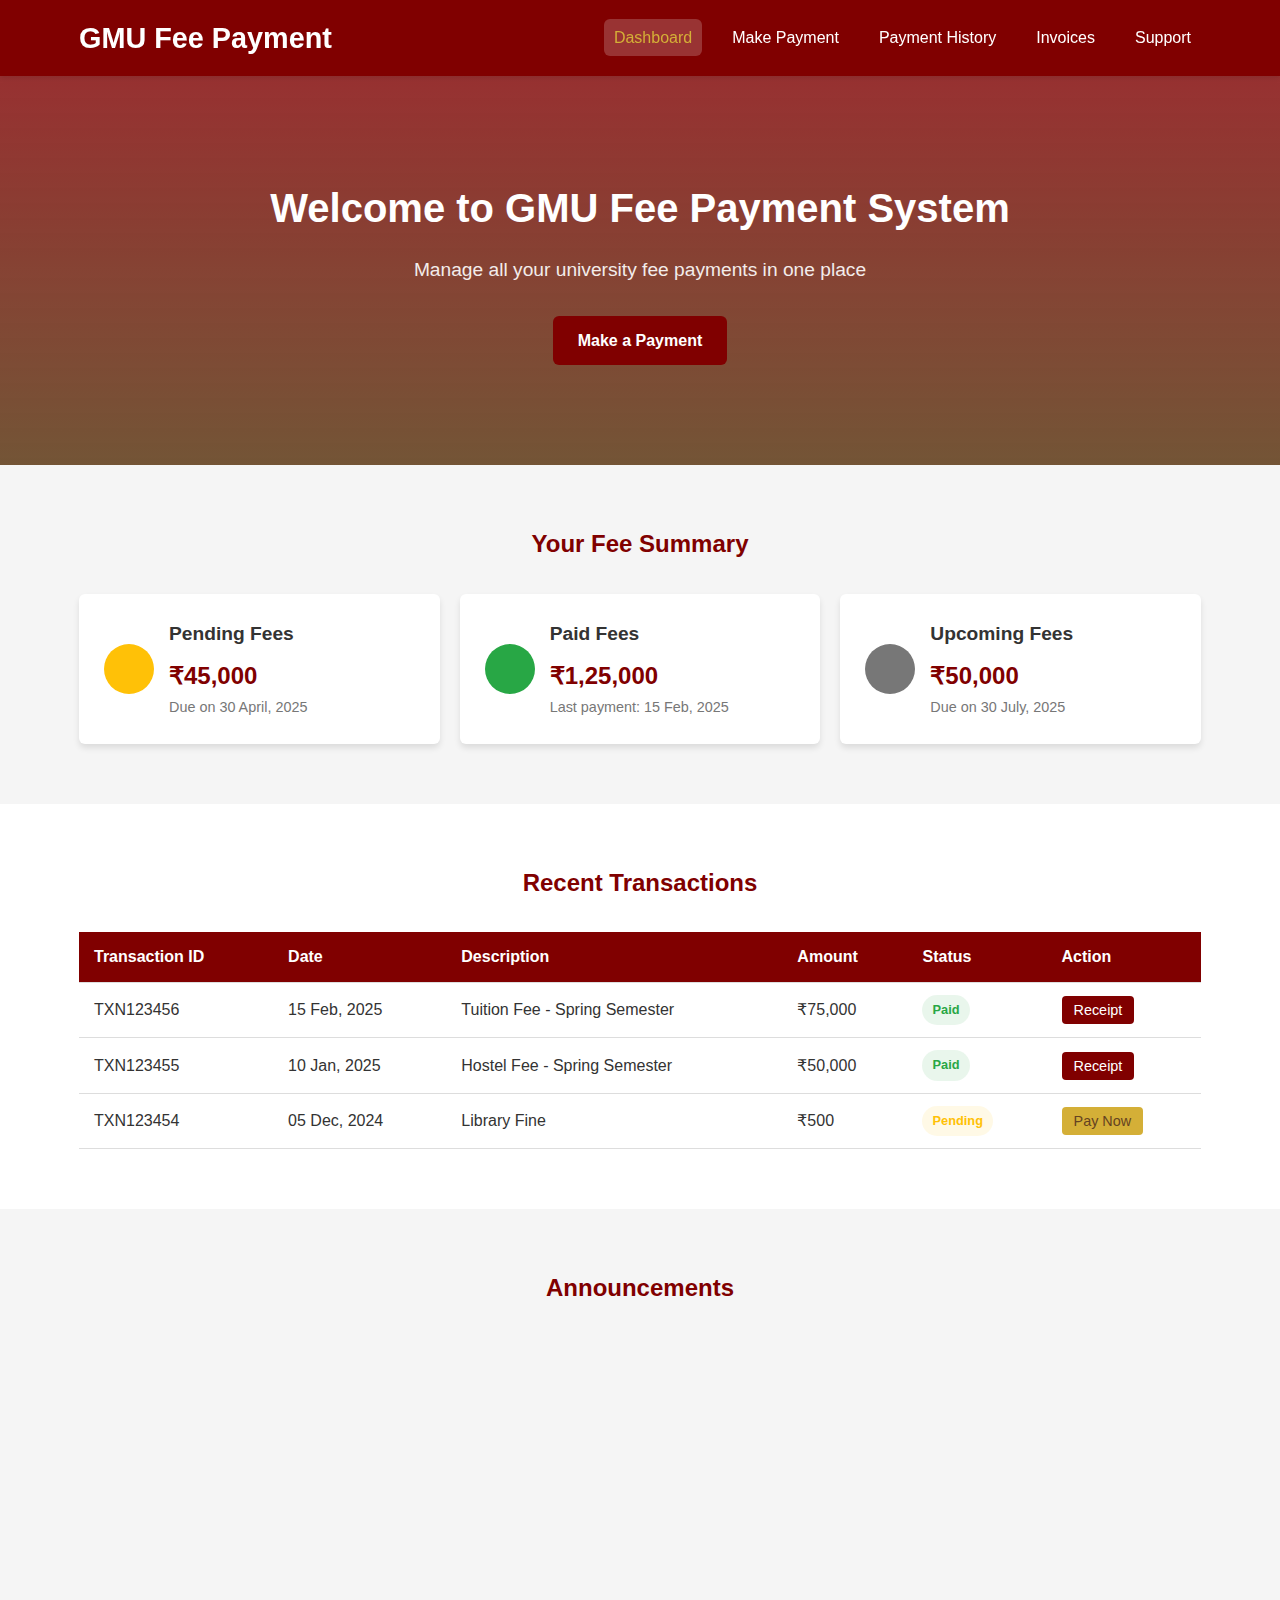
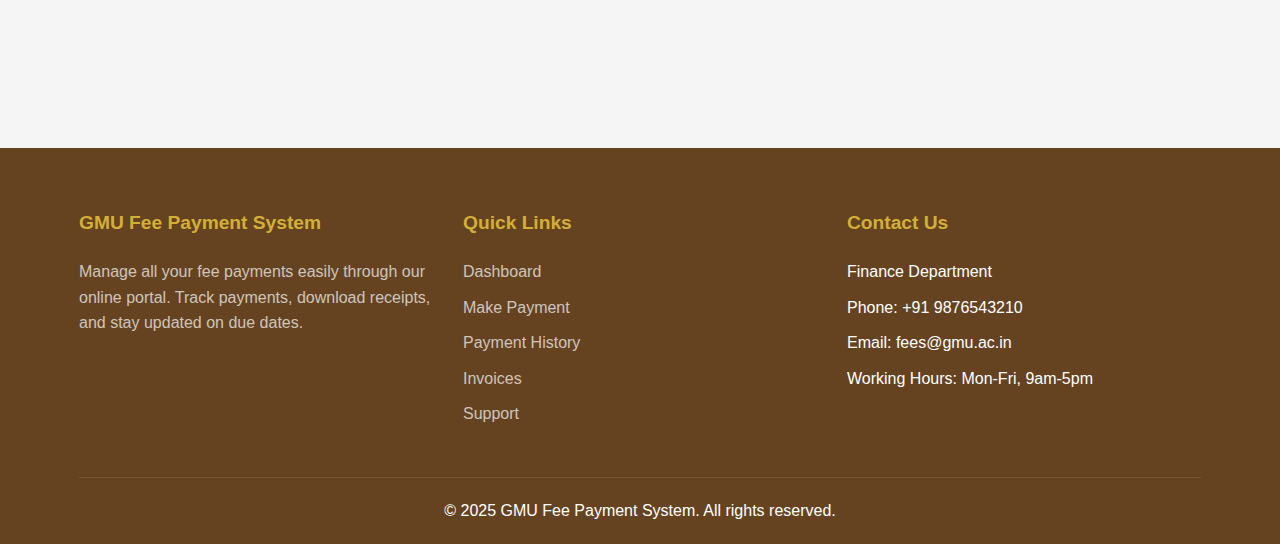
<file: index.html>
<!DOCTYPE html>
<html lang="en">
<head>
    <meta charset="UTF-8">
    <meta name="viewport" content="width=device-width, initial-scale=1.0">
    <title>GMU Fee Payment System</title>
    <link rel="stylesheet" href="styles.css">
</head>
<body>
    <!-- Header Section -->
    <header>
        <div class="container">
            <div class="logo">
                <h1>GMU Fee Payment</h1>
            </div>
            <nav>
                <ul>
                    <li><a href="index.html" class="active">Dashboard</a></li>
                    <li><a href="payment.html">Make Payment</a></li>
                    <li><a href="history.html">Payment History</a></li>
                    <li><a href="invoices.html">Invoices</a></li>
                    <li><a href="support.html">Support</a></li>
                </ul>
            </nav>
        </div>
    </header>

    <!-- Main Content -->
    <main>
        <!-- Hero Section -->
        <section class="hero">
            <div class="container">
                <div class="hero-content">
                    <h1>Welcome to GMU Fee Payment System</h1>
                    <p>Manage all your university fee payments in one place</p>
                    <a href="payment.html" class="btn btn-primary">Make a Payment</a>
                </div>
            </div>
        </section>

        <!-- Dashboard Summary -->
        <section class="summary">
            <div class="container">
                <h2>Your Fee Summary</h2>
                <div class="cards-container">
                    <div class="card">
                        <div class="card-icon pending"></div>
                        <div class="card-content">
                            <h3>Pending Fees</h3>
                            <p class="amount">₹45,000</p>
                            <p class="details">Due on 30 April, 2025</p>
                        </div>
                    </div>
                    <div class="card">
                        <div class="card-icon paid"></div>
                        <div class="card-content">
                            <h3>Paid Fees</h3>
                            <p class="amount">₹1,25,000</p>
                            <p class="details">Last payment: 15 Feb, 2025</p>
                        </div>
                    </div>
                    <div class="card">
                        <div class="card-icon upcoming"></div>
                        <div class="card-content">
                            <h3>Upcoming Fees</h3>
                            <p class="amount">₹50,000</p>
                            <p class="details">Due on 30 July, 2025</p>
                        </div>
                    </div>
                </div>
            </div>
        </section>

        <!-- Recent Transactions -->
        <section class="recent-transactions">
            <div class="container">
                <h2>Recent Transactions</h2>
                <div class="table-container">
                    <table>
                        <thead>
                            <tr>
                                <th>Transaction ID</th>
                                <th>Date</th>
                                <th>Description</th>
                                <th>Amount</th>
                                <th>Status</th>
                                <th>Action</th>
                            </tr>
                        </thead>
                        <tbody>
                            <tr>
                                <td>TXN123456</td>
                                <td>15 Feb, 2025</td>
                                <td>Tuition Fee - Spring Semester</td>
                                <td>₹75,000</td>
                                <td><span class="status paid">Paid</span></td>
                                <td><button class="btn-sm download-receipt" data-id="TXN123456">Receipt</button></td>
                            </tr>
                            <tr>
                                <td>TXN123455</td>
                                <td>10 Jan, 2025</td>
                                <td>Hostel Fee - Spring Semester</td>
                                <td>₹50,000</td>
                                <td><span class="status paid">Paid</span></td>
                                <td><button class="btn-sm download-receipt" data-id="TXN123455">Receipt</button></td>
                            </tr>
                            <tr>
                                <td>TXN123454</td>
                                <td>05 Dec, 2024</td>
                                <td>Library Fine</td>
                                <td>₹500</td>
                                <td><span class="status pending">Pending</span></td>
                                <td><button class="btn-sm pay-now">Pay Now</button></td>
                            </tr>
                        </tbody>
                    </table>
                </div>
            </div>
        </section>

        <!-- Announcements -->
        <section class="announcements">
            <div class="container">
                <h2>Announcements</h2>
                <div class="announcement-list">
                    <div class="announcement">
                        <div class="date">15 Mar</div>
                        <div class="content">
                            <h3>Fee Submission Deadline Extended</h3>
                            <p>The deadline for submitting the Spring semester fees has been extended to April 30, 2025.</p>
                        </div>
                    </div>
                    <div class="announcement">
                        <div class="date">10 Mar</div>
                        <div class="content">
                            <h3>New Scholarship Opportunities</h3>
                            <p>Check out the new scholarship opportunities for academic excellence. Apply before May 15, 2025.</p>
                        </div>
                    </div>
                    <div class="announcement">
                        <div class="date">01 Mar</div>
                        <div class="content">
                            <h3>Online Payment System Upgrade</h3>
                            <p>We have upgraded our payment system for better security and user experience.</p>
                        </div>
                    </div>
                </div>
            </div>
        </section>
    </main>

    <!-- Footer Section -->
    <footer>
        <div class="container">
            <div class="footer-content">
                <div class="footer-section">
                    <h3>GMU Fee Payment System</h3>
                    <p>Manage all your fee payments easily through our online portal. Track payments, download receipts, and stay updated on due dates.</p>
                </div>
                
                <div class="footer-section">
                    <h3>Quick Links</h3>
                    <ul>
                        <li><a href="index.html">Dashboard</a></li>
                        <li><a href="payment.html">Make Payment</a></li>
                        <li><a href="history.html">Payment History</a></li>
                        <li><a href="invoices.html">Invoices</a></li>
                        <li><a href="support.html">Support</a></li>
                    </ul>
                </div>
                
                <div class="footer-section">
                    <h3>Contact Us</h3>
                    <ul>
                        <li>Finance Department</li>
                        <li>Phone: +91 9876543210</li>
                        <li>Email: fees@gmu.ac.in</li>
                        <li>Working Hours: Mon-Fri, 9am-5pm</li>
                    </ul>
                </div>
            </div>
            <div class="footer-bottom">
                <p>&copy; 2025 GMU Fee Payment System. All rights reserved.</p>
            </div>
        </div>
    </footer>

    <script src="script.js"></script>
</body>
</html>
</file>
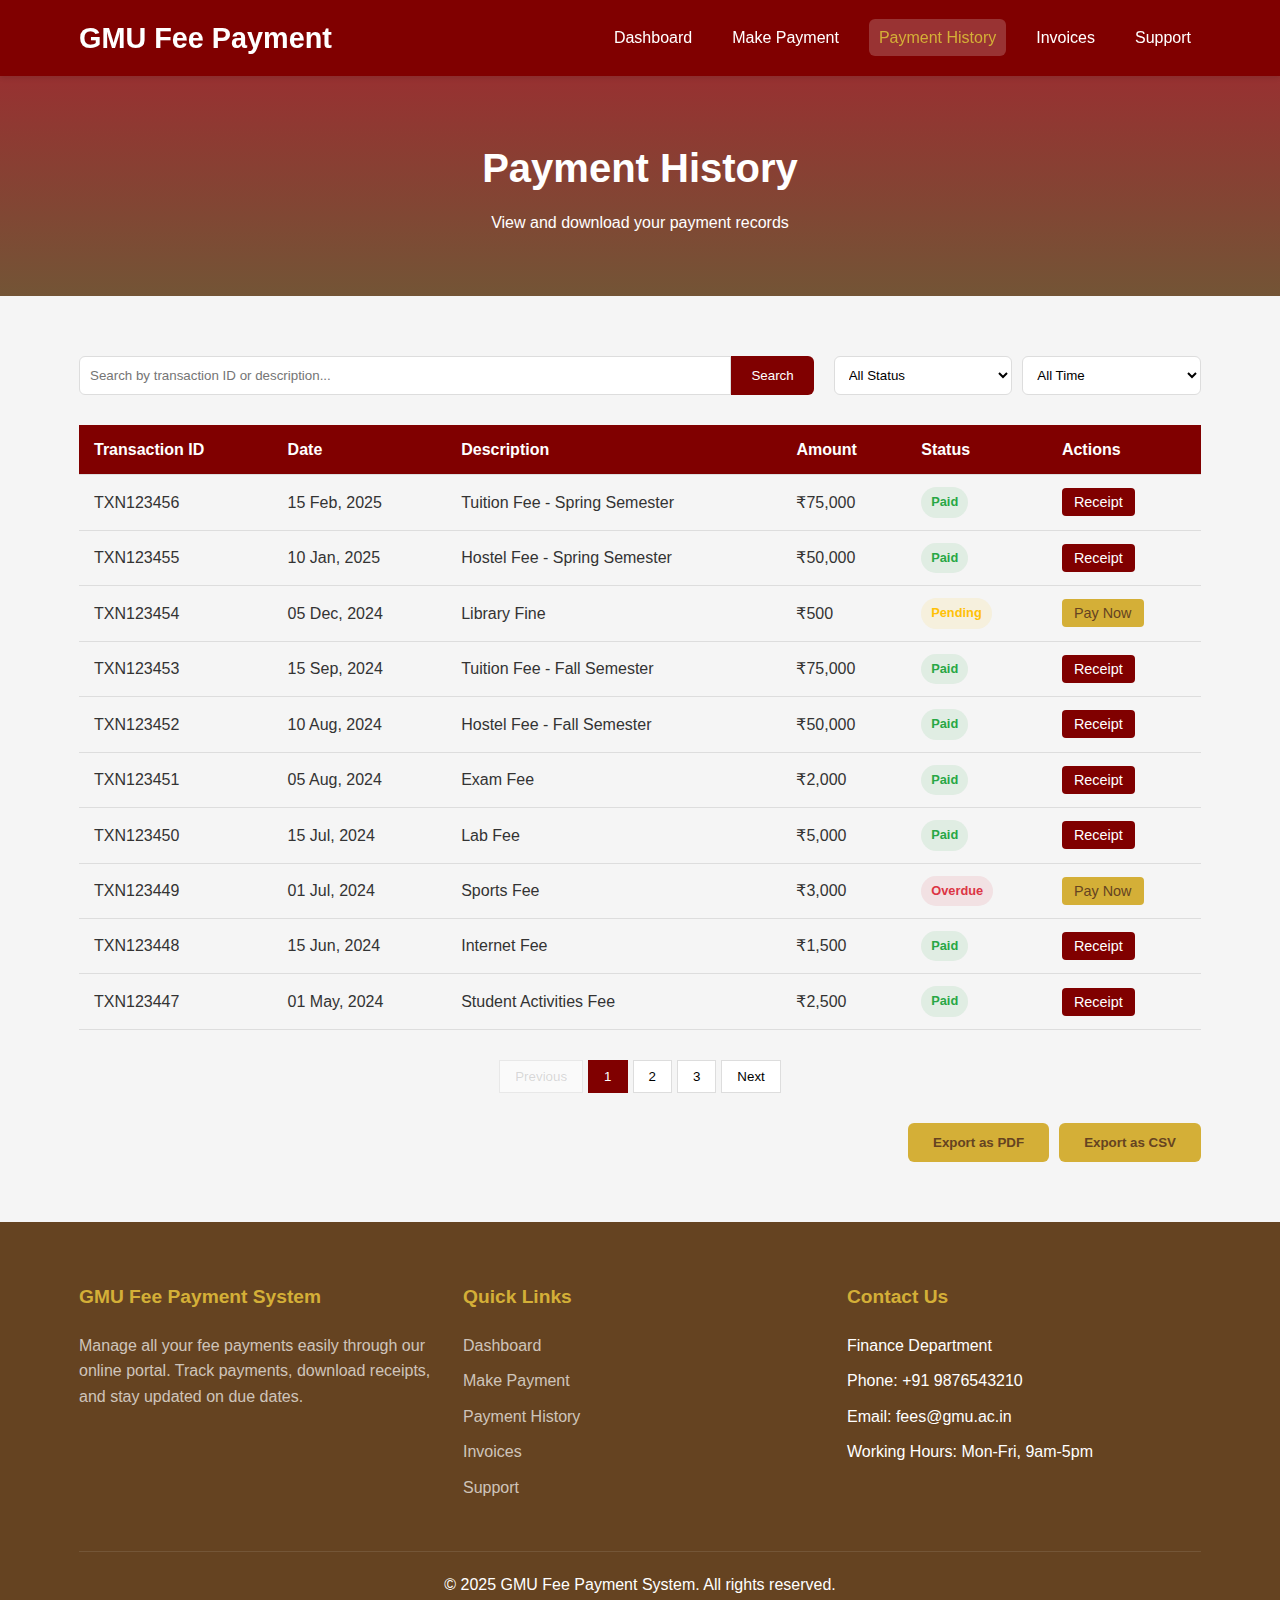
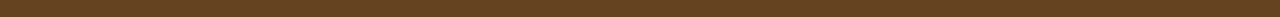
<file: history.html>
<!DOCTYPE html>
<html lang="en">
<head>
    <meta charset="UTF-8">
    <meta name="viewport" content="width=device-width, initial-scale=1.0">
    <title>Payment History - GMU Fee Payment System</title>
    <link rel="stylesheet" href="styles.css">
</head>
<body>
    <!-- Header Section -->
    <header>
        <div class="container">
            <div class="logo">
                <h1>GMU Fee Payment</h1>
            </div>
            <nav>
                <ul>
                    <li><a href="index.html">Dashboard</a></li>
                    <li><a href="payment.html">Make Payment</a></li>
                    <li><a href="history.html" class="active">Payment History</a></li>
                    <li><a href="invoices.html">Invoices</a></li>
                    <li><a href="support.html">Support</a></li>
                </ul>
            </nav>
        </div>
    </header>

    <!-- Main Content -->
    <main>
        <section class="page-header">
            <div class="container">
                <h1>Payment History</h1>
                <p>View and download your payment records</p>
            </div>
        </section>

        <!-- Payment History Section -->
        <section class="payment-history">
            <div class="container">
                <!-- Filter and Search -->
                <div class="filters">
                    <div class="search-box">
                        <input type="text" id="searchInput" placeholder="Search by transaction ID or description...">
                        <button id="searchBtn">Search</button>
                    </div>
                    <div class="filter-options">
                        <select id="statusFilter">
                            <option value="all">All Status</option>
                            <option value="paid">Paid</option>
                            <option value="pending">Pending</option>
                            <option value="overdue">Overdue</option>
                        </select>
                        <select id="dateFilter">
                            <option value="all">All Time</option>
                            <option value="month">This Month</option>
                            <option value="quarter">Last 3 Months</option>
                            <option value="year">This Year</option>
                        </select>
                    </div>
                </div>
                
                <!-- Payment History Table -->
                <div class="table-container">
                    <table id="historyTable">
                        <thead>
                            <tr>
                                <th>Transaction ID</th>
                                <th>Date</th>
                                <th>Description</th>
                                <th>Amount</th>
                                <th>Status</th>
                                <th>Actions</th>
                            </tr>
                        </thead>
                        <tbody>
                            <tr>
                                <td>TXN123456</td>
                                <td>15 Feb, 2025</td>
                                <td>Tuition Fee - Spring Semester</td>
                                <td>₹75,000</td>
                                <td><span class="status paid">Paid</span></td>
                                <td>
                                    <button class="btn-sm download-receipt" data-id="TXN123456">Receipt</button>
                                </td>
                            </tr>
                            <tr>
                                <td>TXN123455</td>
                                <td>10 Jan, 2025</td>
                                <td>Hostel Fee - Spring Semester</td>
                                <td>₹50,000</td>
                                <td><span class="status paid">Paid</span></td>
                                <td>
                                    <button class="btn-sm download-receipt" data-id="TXN123455">Receipt</button>
                                </td>
                            </tr>
                            <tr>
                                <td>TXN123454</td>
                                <td>05 Dec, 2024</td>
                                <td>Library Fine</td>
                                <td>₹500</td>
                                <td><span class="status pending">Pending</span></td>
                                <td>
                                    <button class="btn-sm pay-now">Pay Now</button>
                                </td>
                            </tr>
                            <tr>
                                <td>TXN123453</td>
                                <td>15 Sep, 2024</td>
                                <td>Tuition Fee - Fall Semester</td>
                                <td>₹75,000</td>
                                <td><span class="status paid">Paid</span></td>
                                <td>
                                    <button class="btn-sm download-receipt" data-id="TXN123453">Receipt</button>
                                </td>
                            </tr>
                            <tr>
                                <td>TXN123452</td>
                                <td>10 Aug, 2024</td>
                                <td>Hostel Fee - Fall Semester</td>
                                <td>₹50,000</td>
                                <td><span class="status paid">Paid</span></td>
                                <td>
                                    <button class="btn-sm download-receipt" data-id="TXN123452">Receipt</button>
                                </td>
                            </tr>
                            <tr>
                                <td>TXN123451</td>
                                <td>05 Aug, 2024</td>
                                <td>Exam Fee</td>
                                <td>₹2,000</td>
                                <td><span class="status paid">Paid</span></td>
                                <td>
                                    <button class="btn-sm download-receipt" data-id="TXN123451">Receipt</button>
                                </td>
                            </tr>
                            <tr>
                                <td>TXN123450</td>
                                <td>15 Jul, 2024</td>
                                <td>Lab Fee</td>
                                <td>₹5,000</td>
                                <td><span class="status paid">Paid</span></td>
                                <td>
                                    <button class="btn-sm download-receipt" data-id="TXN123450">Receipt</button>
                                </td>
                            </tr>
                            <tr>
                                <td>TXN123449</td>
                                <td>01 Jul, 2024</td>
                                <td>Sports Fee</td>
                                <td>₹3,000</td>
                                <td><span class="status overdue">Overdue</span></td>
                                <td>
                                    <button class="btn-sm pay-now">Pay Now</button>
                                </td>
                            </tr>
                            <tr>
                                <td>TXN123448</td>
                                <td>15 Jun, 2024</td>
                                <td>Internet Fee</td>
                                <td>₹1,500</td>
                                <td><span class="status paid">Paid</span></td>
                                <td>
                                    <button class="btn-sm download-receipt" data-id="TXN123448">Receipt</button>
                                </td>
                            </tr>
                            <tr>
                                <td>TXN123447</td>
                                <td>01 May, 2024</td>
                                <td>Student Activities Fee</td>
                                <td>₹2,500</td>
                                <td><span class="status paid">Paid</span></td>
                                <td>
                                    <button class="btn-sm download-receipt" data-id="TXN123447">Receipt</button>
                                </td>
                            </tr>
                        </tbody>
                    </table>
                </div>
                
                <!-- Pagination -->
                <div class="pagination">
                    <button class="pagination-btn" disabled>Previous</button>
                    <button class="pagination-btn active">1</button>
                    <button class="pagination-btn">2</button>
                    <button class="pagination-btn">3</button>
                    <button class="pagination-btn">Next</button>
                </div>
                
                <!-- Export Options -->
                <div class="export-options">
                    <button class="btn btn-secondary" id="exportPdf">Export as PDF</button>
                    <button class="btn btn-secondary" id="exportCsv">Export as CSV</button>
                </div>
            </div>
        </section>
    </main>

    <!-- Footer Section -->
    <footer>
        <div class="container">
            <div class="footer-content">
                <div class="footer-section">
                    <h3>GMU Fee Payment System</h3>
                    <p>Manage all your fee payments easily through our online portal. Track payments, download receipts, and stay updated on due dates.</p>
                </div>
                
                <div class="footer-section">
                    <h3>Quick Links</h3>
                    <ul>
                        <li><a href="index.html">Dashboard</a></li>
                        <li><a href="payment.html">Make Payment</a></li>
                        <li><a href="history.html">Payment History</a></li>
                        <li><a href="invoices.html">Invoices</a></li>
                        <li><a href="support.html">Support</a></li>
                    </ul>
                </div>
                
                <div class="footer-section">
                    <h3>Contact Us</h3>
                    <ul>
                        <li>Finance Department</li>
                        <li>Phone: +91 9876543210</li>
                        <li>Email: fees@gmu.ac.in</li>
                        <li>Working Hours: Mon-Fri, 9am-5pm</li>
                    </ul>
                </div>
            </div>
            <div class="footer-bottom">
                <p>&copy; 2025 GMU Fee Payment System. All rights reserved.</p>
            </div>
        </div>
    </footer>

    <script src="history.js"></script>
</body>
</html>
</file>
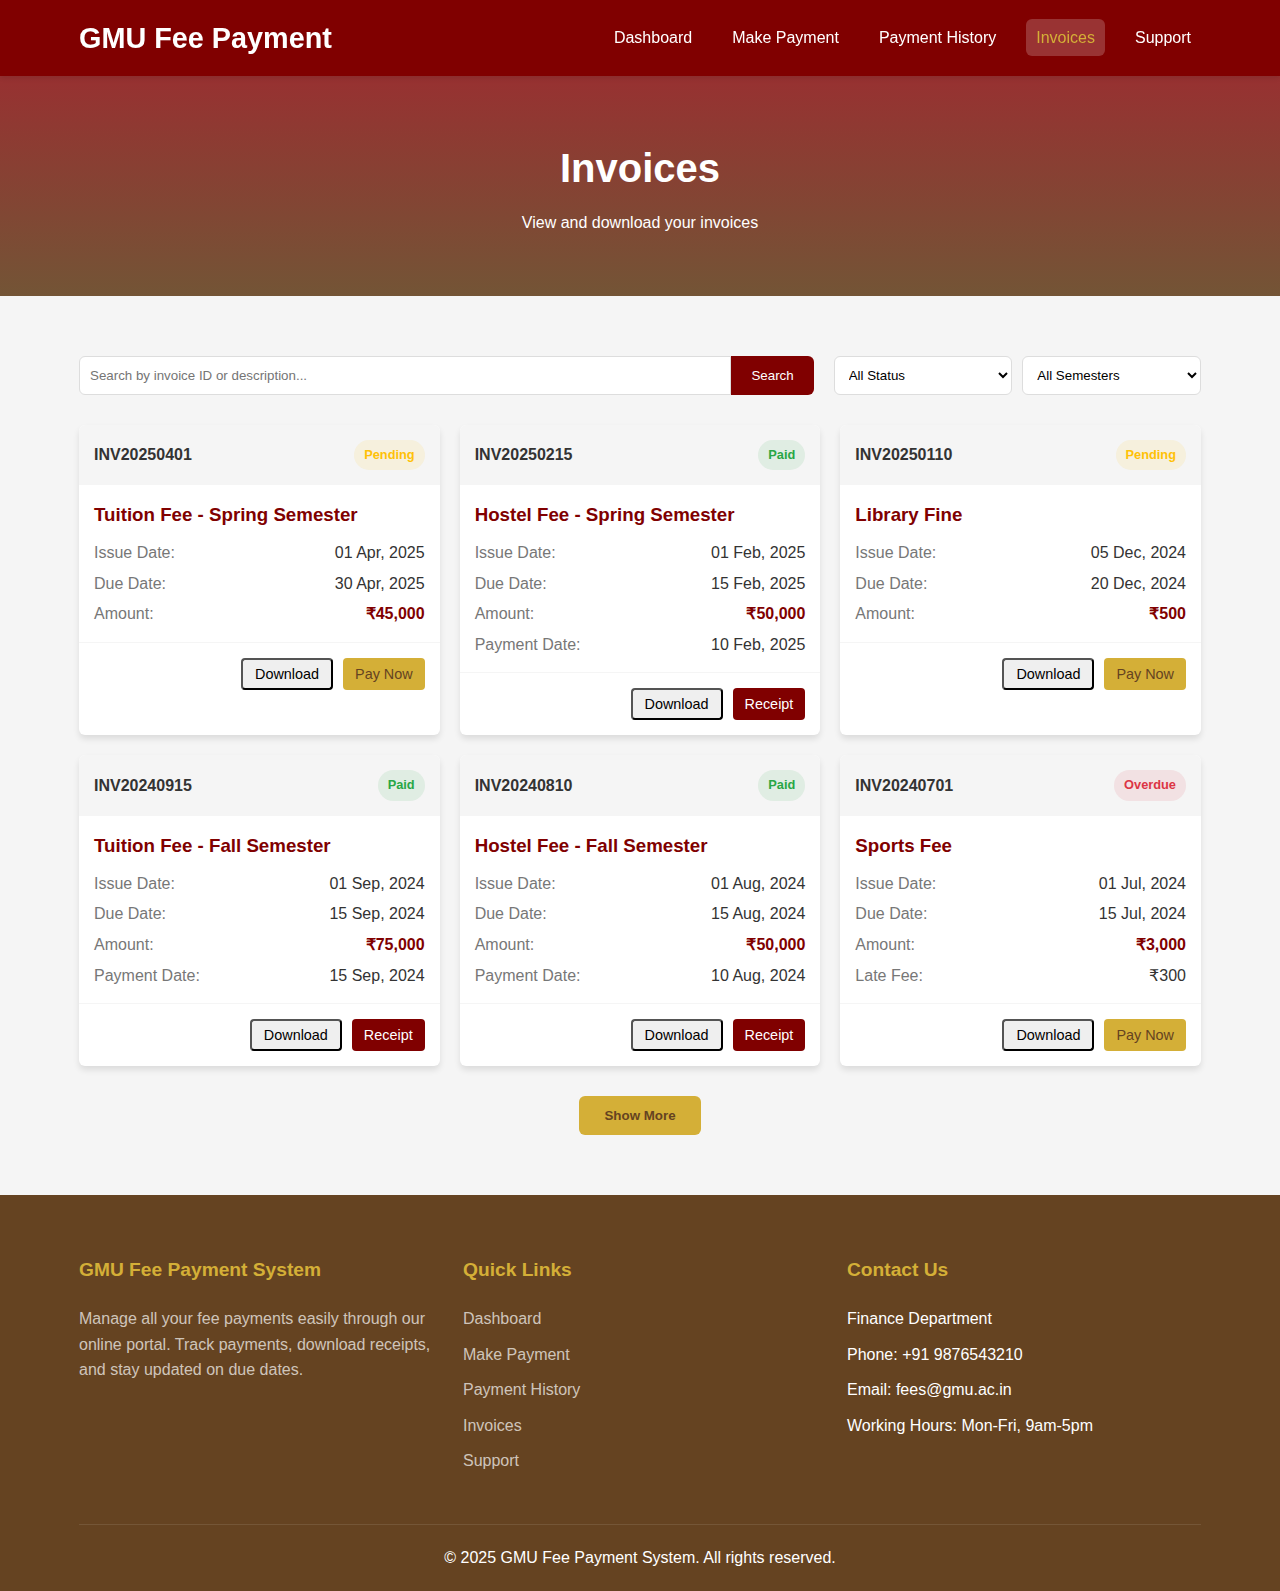
<file: invoices.html>
<!DOCTYPE html>
<html lang="en">
<head>
    <meta charset="UTF-8">
    <meta name="viewport" content="width=device-width, initial-scale=1.0">
    <title>Invoices - GMU Fee Payment System</title>
    <link rel="stylesheet" href="styles.css">
</head>
<body>
    <!-- Header Section -->
    <header>
        <div class="container">
            <div class="logo">
                <h1>GMU Fee Payment</h1>
            </div>
            <nav>
                <ul>
                    <li><a href="index.html">Dashboard</a></li>
                    <li><a href="payment.html">Make Payment</a></li>
                    <li><a href="history.html">Payment History</a></li>
                    <li><a href="invoices.html" class="active">Invoices</a></li>
                    <li><a href="support.html">Support</a></li>
                </ul>
            </nav>
        </div>
    </header>

    <!-- Main Content -->
    <main>
        <section class="page-header">
            <div class="container">
                <h1>Invoices</h1>
                <p>View and download your invoices</p>
            </div>
        </section>

        <!-- Invoices Section -->
        <section class="invoices">
            <div class="container">
                <!-- Filter and Search -->
                <div class="filters">
                    <div class="search-box">
                        <input type="text" id="searchInput" placeholder="Search by invoice ID or description...">
                        <button id="searchBtn">Search</button>
                    </div>
                    <div class="filter-options">
                        <select id="statusFilter">
                            <option value="all">All Status</option>
                            <option value="paid">Paid</option>
                            <option value="pending">Pending</option>
                            <option value="overdue">Overdue</option>
                        </select>
                        <select id="semesterFilter">
                            <option value="all">All Semesters</option>
                            <option value="spring2025">Spring 2025</option>
                            <option value="fall2024">Fall 2024</option>
                            <option value="spring2024">Spring 2024</option>
                        </select>
                    </div>
                </div>
                
                <!-- Invoices Cards -->
                <div class="invoices-container">
                    <div class="invoice-card" data-status="pending" data-semester="spring2025">
                        <div class="invoice-header">
                            <div class="invoice-id">INV20250401</div>
                            <div class="invoice-status pending">Pending</div>
                        </div>
                        <div class="invoice-body">
                            <h3>Tuition Fee - Spring Semester</h3>
                            <div class="invoice-details">
                                <div class="detail-item">
                                    <span class="label">Issue Date:</span>
                                    <span class="value">01 Apr, 2025</span>
                                </div>
                                <div class="detail-item">
                                    <span class="label">Due Date:</span>
                                    <span class="value">30 Apr, 2025</span>
                                </div>
                                <div class="detail-item">
                                    <span class="label">Amount:</span>
                                    <span class="value amount">₹45,000</span>
                                </div>
                            </div>
                        </div>
                        <div class="invoice-footer">
                            <button class="btn-sm download-invoice" data-id="INV20250401">Download</button>
                            <button class="btn-sm pay-now">Pay Now</button>
                        </div>
                    </div>
                    
                    <div class="invoice-card" data-status="paid" data-semester="spring2025">
                        <div class="invoice-header">
                            <div class="invoice-id">INV20250215</div>
                            <div class="invoice-status paid">Paid</div>
                        </div>
                        <div class="invoice-body">
                            <h3>Hostel Fee - Spring Semester</h3>
                            <div class="invoice-details">
                                <div class="detail-item">
                                    <span class="label">Issue Date:</span>
                                    <span class="value">01 Feb, 2025</span>
                                </div>
                                <div class="detail-item">
                                    <span class="label">Due Date:</span>
                                    <span class="value">15 Feb, 2025</span>
                                </div>
                                <div class="detail-item">
                                    <span class="label">Amount:</span>
                                    <span class="value amount">₹50,000</span>
                                </div>
                                <div class="detail-item">
                                    <span class="label">Payment Date:</span>
                                    <span class="value">10 Feb, 2025</span>
                                </div>
                            </div>
                        </div>
                        <div class="invoice-footer">
                            <button class="btn-sm download-invoice" data-id="INV20250215">Download</button>
                            <button class="btn-sm download-receipt" data-id="TXN123455">Receipt</button>
                        </div>
                    </div>
                    
                    <div class="invoice-card" data-status="pending" data-semester="spring2025">
                        <div class="invoice-header">
                            <div class="invoice-id">INV20250110</div>
                            <div class="invoice-status pending">Pending</div>
                        </div>
                        <div class="invoice-body">
                            <h3>Library Fine</h3>
                            <div class="invoice-details">
                                <div class="detail-item">
                                    <span class="label">Issue Date:</span>
                                    <span class="value">05 Dec, 2024</span>
                                </div>
                                <div class="detail-item">
                                    <span class="label">Due Date:</span>
                                    <span class="value">20 Dec, 2024</span>
                                </div>
                                <div class="detail-item">
                                    <span class="label">Amount:</span>
                                    <span class="value amount">₹500</span>
                                </div>
                            </div>
                        </div>
                        <div class="invoice-footer">
                            <button class="btn-sm download-invoice" data-id="INV20250110">Download</button>
                            <button class="btn-sm pay-now">Pay Now</button>
                        </div>
                    </div>
                    
                    <div class="invoice-card" data-status="paid" data-semester="fall2024">
                        <div class="invoice-header">
                            <div class="invoice-id">INV20240915</div>
                            <div class="invoice-status paid">Paid</div>
                        </div>
                        <div class="invoice-body">
                            <h3>Tuition Fee - Fall Semester</h3>
                            <div class="invoice-details">
                                <div class="detail-item">
                                    <span class="label">Issue Date:</span>
                                    <span class="value">01 Sep, 2024</span>
                                </div>
                                <div class="detail-item">
                                    <span class="label">Due Date:</span>
                                    <span class="value">15 Sep, 2024</span>
                                </div>
                                <div class="detail-item">
                                    <span class="label">Amount:</span>
                                    <span class="value amount">₹75,000</span>
                                </div>
                                <div class="detail-item">
                                    <span class="label">Payment Date:</span>
                                    <span class="value">15 Sep, 2024</span>
                                </div>
                            </div>
                        </div>
                        <div class="invoice-footer">
                            <button class="btn-sm download-invoice" data-id="INV20240915">Download</button>
                            <button class="btn-sm download-receipt" data-id="TXN123453">Receipt</button>
                        </div>
                    </div>
                    
                    <div class="invoice-card" data-status="paid" data-semester="fall2024">
                        <div class="invoice-header">
                            <div class="invoice-id">INV20240810</div>
                            <div class="invoice-status paid">Paid</div>
                        </div>
                        <div class="invoice-body">
                            <h3>Hostel Fee - Fall Semester</h3>
                            <div class="invoice-details">
                                <div class="detail-item">
                                    <span class="label">Issue Date:</span>
                                    <span class="value">01 Aug, 2024</span>
                                </div>
                                <div class="detail-item">
                                    <span class="label">Due Date:</span>
                                    <span class="value">15 Aug, 2024</span>
                                </div>
                                <div class="detail-item">
                                    <span class="label">Amount:</span>
                                    <span class="value amount">₹50,000</span>
                                </div>
                                <div class="detail-item">
                                    <span class="label">Payment Date:</span>
                                    <span class="value">10 Aug, 2024</span>
                                </div>
                            </div>
                        </div>
                        <div class="invoice-footer">
                            <button class="btn-sm download-invoice" data-id="INV20240810">Download</button>
                            <button class="btn-sm download-receipt" data-id="TXN123452">Receipt</button>
                        </div>
                    </div>
                    
                    <div class="invoice-card" data-status="overdue" data-semester="fall2024">
                        <div class="invoice-header">
                            <div class="invoice-id">INV20240701</div>
                            <div class="invoice-status overdue">Overdue</div>
                        </div>
                        <div class="invoice-body">
                            <h3>Sports Fee</h3>
                            <div class="invoice-details">
                                <div class="detail-item">
                                    <span class="label">Issue Date:</span>
                                    <span class="value">01 Jul, 2024</span>
                                </div>
                                <div class="detail-item">
                                    <span class="label">Due Date:</span>
                                    <span class="value">15 Jul, 2024</span>
                                </div>
                                <div class="detail-item">
                                    <span class="label">Amount:</span>
                                    <span class="value amount">₹3,000</span>
                                </div>
                                <div class="detail-item">
                                    <span class="label">Late Fee:</span>
                                    <span class="value">₹300</span>
                                </div>
                            </div>
                        </div>
                        <div class="invoice-footer">
                            <button class="btn-sm download-invoice" data-id="INV20240701">Download</button>
                            <button class="btn-sm pay-now">Pay Now</button>
                        </div>
                    </div>
                    
                    <div class="invoice-card" data-status="paid" data-semester="spring2024">
                        <div class="invoice-header">
                            <div class="invoice-id">INV20240615</div>
                            <div class="invoice-status paid">Paid</div>
                        </div>
                        <div class="invoice-body">
                            <h3>Internet Fee</h3>
                            <div class="invoice-details">
                                <div class="detail-item">
                                    <span class="label">Issue Date:</span>
                                    <span class="value">01 Jun, 2024</span>
                                </div>
                                <div class="detail-item">
                                    <span class="label">Due Date:</span>
                                    <span class="value">15 Jun, 2024</span>
                                </div>
                                <div class="detail-item">
                                    <span class="label">Amount:</span>
                                    <span class="value amount">₹1,500</span>
                                </div>
                                <div class="detail-item">
                                    <span class="label">Payment Date:</span>
                                    <span class="value">15 Jun, 2024</span>
                                </div>
                            </div>
                        </div>
                        <div class="invoice-footer">
                            <button class="btn-sm download-invoice" data-id="INV20240615">Download</button>
                            <button class="btn-sm download-receipt" data-id="TXN123448">Receipt</button>
                        </div>
                    </div>
                    
                    <div class="invoice-card" data-status="paid" data-semester="spring2024">
                        <div class="invoice-header">
                            <div class="invoice-id">INV20240501</div>
                            <div class="invoice-status paid">Paid</div>
                        </div>
                        <div class="invoice-body">
                            <h3>Student Activities Fee</h3>
                            <div class="invoice-details">
                                <div class="detail-item">
                                    <span class="label">Issue Date:</span>
                                    <span class="value">01 May, 2024</span>
                                </div>
                                <div class="detail-item">
                                    <span class="label">Due Date:</span>
                                    <span class="value">15 May, 2024</span>
                                </div>
                                <div class="detail-item">
                                    <span class="label">Amount:</span>
                                    <span class="value amount">₹2,500</span>
                                </div>
                                <div class="detail-item">
                                    <span class="label">Payment Date:</span>
                                    <span class="value">01 May, 2024</span>
                                </div>
                            </div>
                        </div>
                        <div class="invoice-footer">
                            <button class="btn-sm download-invoice" data-id="INV20240501">Download</button>
                            <button class="btn-sm download-receipt" data-id="TXN123447">Receipt</button>
                        </div>
                    </div>
                </div>
                
                <!-- No Results Message (hidden by default) -->
                <div id="noResults" class="no-results" style="display: none;">
                    <p>No matching invoices found.</p>
                </div>
                
                <!-- Show More Button -->
                <div class="show-more-container">
                    <button id="showMoreBtn" class="btn btn-secondary">Show More</button>
                </div>
            </div>
        </section>
    </main>

    <!-- Footer Section -->
    <footer>
        <div class="container">
            <div class="footer-content">
                <div class="footer-section">
                    <h3>GMU Fee Payment System</h3>
                    <p>Manage all your fee payments easily through our online portal. Track payments, download receipts, and stay updated on due dates.</p>
                </div>
                
                <div class="footer-section">
                    <h3>Quick Links</h3>
                    <ul>
                        <li><a href="index.html">Dashboard</a></li>
                        <li><a href="payment.html">Make Payment</a></li>
                        <li><a href="history.html">Payment History</a></li>
                        <li><a href="invoices.html">Invoices</a></li>
                        <li><a href="support.html">Support</a></li>
                    </ul>
                </div>
                
                <div class="footer-section">
                    <h3>Contact Us</h3>
                    <ul>
                        <li>Finance Department</li>
                        <li>Phone: +91 9876543210</li>
                        <li>Email: fees@gmu.ac.in</li>
                        <li>Working Hours: Mon-Fri, 9am-5pm</li>
                    </ul>
                </div>
            </div>
            <div class="footer-bottom">
                <p>&copy; 2025 GMU Fee Payment System. All rights reserved.</p>
            </div>
        </div>
    </footer>

    <script src="invoices.js"></script>
</body>
</html>
</file>
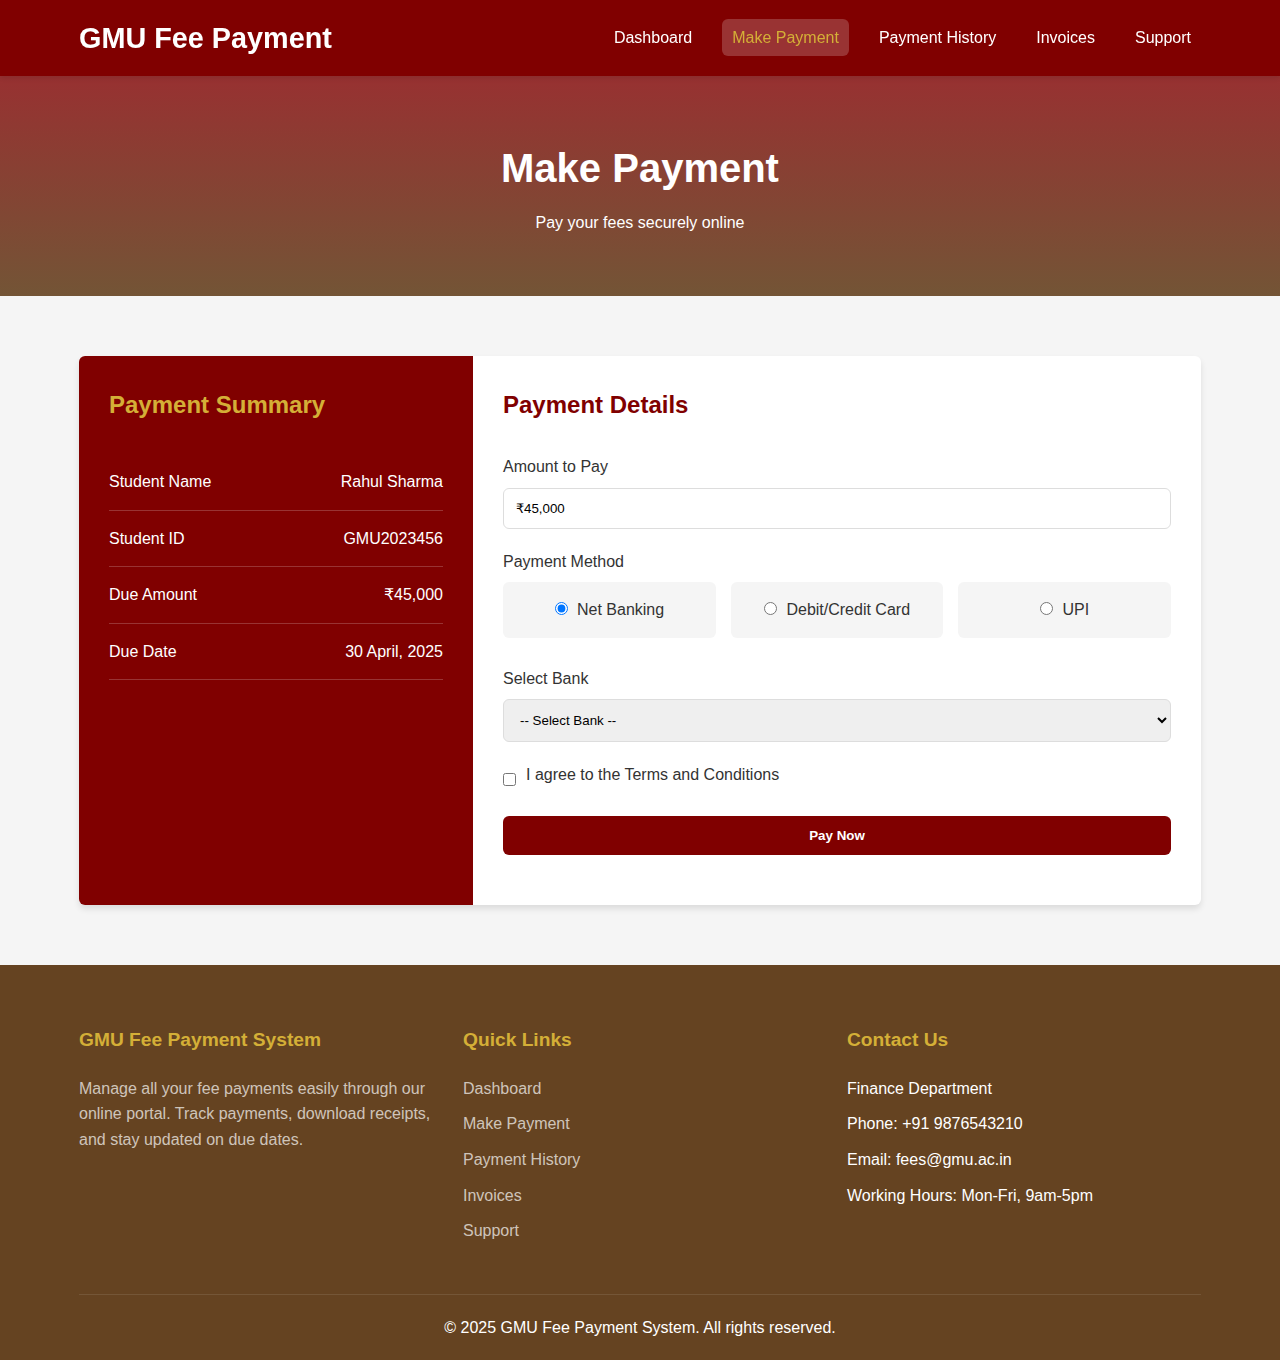
<file: payment.html>
<!DOCTYPE html>
<html lang="en">
<head>
    <meta charset="UTF-8">
    <meta name="viewport" content="width=device-width, initial-scale=1.0">
    <title>Make Payment - GMU Fee Payment System</title>
    <link rel="stylesheet" href="styles.css">
</head>
<body>
    <!-- Header Section -->
    <header>
        <div class="container">
            <div class="logo">
                <h1>GMU Fee Payment</h1>
            </div>
            <nav>
                <ul>
                    <li><a href="index.html">Dashboard</a></li>
                    <li><a href="payment.html" class="active">Make Payment</a></li>
                    <li><a href="history.html">Payment History</a></li>
                    <li><a href="invoices.html">Invoices</a></li>
                    <li><a href="support.html">Support</a></li>
                </ul>
            </nav>
        </div>
    </header>

    <!-- Main Content -->
    <main>
        <section class="page-header">
            <div class="container">
                <h1>Make Payment</h1>
                <p>Pay your fees securely online</p>
            </div>
        </section>

        <!-- Payment Form Section -->
        <section class="payment-form">
            <div class="container">
                <div class="form-container">
                    <div class="payment-summary">
                        <h2>Payment Summary</h2>
                        <div class="summary-item">
                            <span>Student Name</span>
                            <span>Rahul Sharma</span>
                        </div>
                        <div class="summary-item">
                            <span>Student ID</span>
                            <span>GMU2023456</span>
                        </div>
                        <div class="summary-item">
                            <span>Due Amount</span>
                            <span>₹45,000</span>
                        </div>
                        <div class="summary-item">
                            <span>Due Date</span>
                            <span>30 April, 2025</span>
                        </div>
                    </div>
                    
                    <div class="payment-details">
                        <h2>Payment Details</h2>
                        <form id="paymentForm">
                            <div class="form-group">
                                <label for="amount">Amount to Pay</label>
                                <input type="text" id="amount" class="form-control" value="₹45,000" readonly>
                            </div>
                            
                            <div class="form-group">
                                <label>Payment Method</label>
                                <div class="payment-methods">
                                    <label class="payment-method">
                                        <input type="radio" name="paymentMethod" value="netBanking" checked>
                                        <span>Net Banking</span>
                                    </label>
                                    <label class="payment-method">
                                        <input type="radio" name="paymentMethod" value="card">
                                        <span>Debit/Credit Card</span>
                                    </label>
                                    <label class="payment-method">
                                        <input type="radio" name="paymentMethod" value="upi">
                                        <span>UPI</span>
                                    </label>
                                </div>
                            </div>
                            
                            <!-- Net Banking Fields (default) -->
                            <div id="netBankingFields" class="payment-method-fields">
                                <div class="form-group">
                                    <label for="bankName">Select Bank</label>
                                    <select id="bankName" class="form-control">
                                        <option value="">-- Select Bank --</option>
                                        <option value="SBI">State Bank of India</option>
                                        <option value="HDFC">HDFC Bank</option>
                                        <option value="ICICI">ICICI Bank</option>
                                        <option value="Axis">Axis Bank</option>
                                        <option value="PNB">Punjab National Bank</option>
                                    </select>
                                </div>
                            </div>
                            
                            <!-- Card Fields (hidden initially) -->
                            <div id="cardFields" class="payment-method-fields" style="display: none;">
                                <div class="form-group">
                                    <label for="cardNumber">Card Number</label>
                                    <input type="text" id="cardNumber" class="form-control" placeholder="1234 5678 9012 3456">
                                </div>
                                <div class="form-row">
                                    <div class="form-group half">
                                        <label for="expiryDate">Expiry Date</label>
                                        <input type="text" id="expiryDate" class="form-control" placeholder="MM/YY">
                                    </div>
                                    <div class="form-group half">
                                        <label for="cvv">CVV</label>
                                        <input type="text" id="cvv" class="form-control" placeholder="123">
                                    </div>
                                </div>
                                <div class="form-group">
                                    <label for="nameOnCard">Name on Card</label>
                                    <input type="text" id="nameOnCard" class="form-control" placeholder="RAHUL SHARMA">
                                </div>
                            </div>
                            
                            <!-- UPI Fields (hidden initially) -->
                            <div id="upiFields" class="payment-method-fields" style="display: none;">
                                <div class="form-group">
                                    <label for="upiId">UPI ID</label>
                                    <input type="text" id="upiId" class="form-control" placeholder="rahul@okbank">
                                </div>
                            </div>
                            
                            <div class="form-group terms-checkbox">
                                <input type="checkbox" id="termsCheck" required>
                                <label for="termsCheck">I agree to the Terms and Conditions</label>
                            </div>
                            
                            <div class="form-group">
                                <button type="submit" class="btn btn-primary btn-block">Pay Now</button>
                            </div>
                        </form>
                    </div>
                </div>
            </div>
        </section>
    </main>

    <!-- Footer Section -->
    <footer>
        <div class="container">
            <div class="footer-content">
                <div class="footer-section">
                    <h3>GMU Fee Payment System</h3>
                    <p>Manage all your fee payments easily through our online portal. Track payments, download receipts, and stay updated on due dates.</p>
                </div>
                
                <div class="footer-section">
                    <h3>Quick Links</h3>
                    <ul>
                        <li><a href="index.html">Dashboard</a></li>
                        <li><a href="payment.html">Make Payment</a></li>
                        <li><a href="history.html">Payment History</a></li>
                        <li><a href="invoices.html">Invoices</a></li>
                        <li><a href="support.html">Support</a></li>
                    </ul>
                </div>
                
                <div class="footer-section">
                    <h3>Contact Us</h3>
                    <ul>
                        <li>Finance Department</li>
                        <li>Phone: +91 9876543210</li>
                        <li>Email: fees@gmu.ac.in</li>
                        <li>Working Hours: Mon-Fri, 9am-5pm</li>
                    </ul>
                </div>
            </div>
            <div class="footer-bottom">
                <p>&copy; 2025 GMU Fee Payment System. All rights reserved.</p>
            </div>
        </div>
    </footer>

    <script src="payment.js"></script>
</body>
</html>
</file>
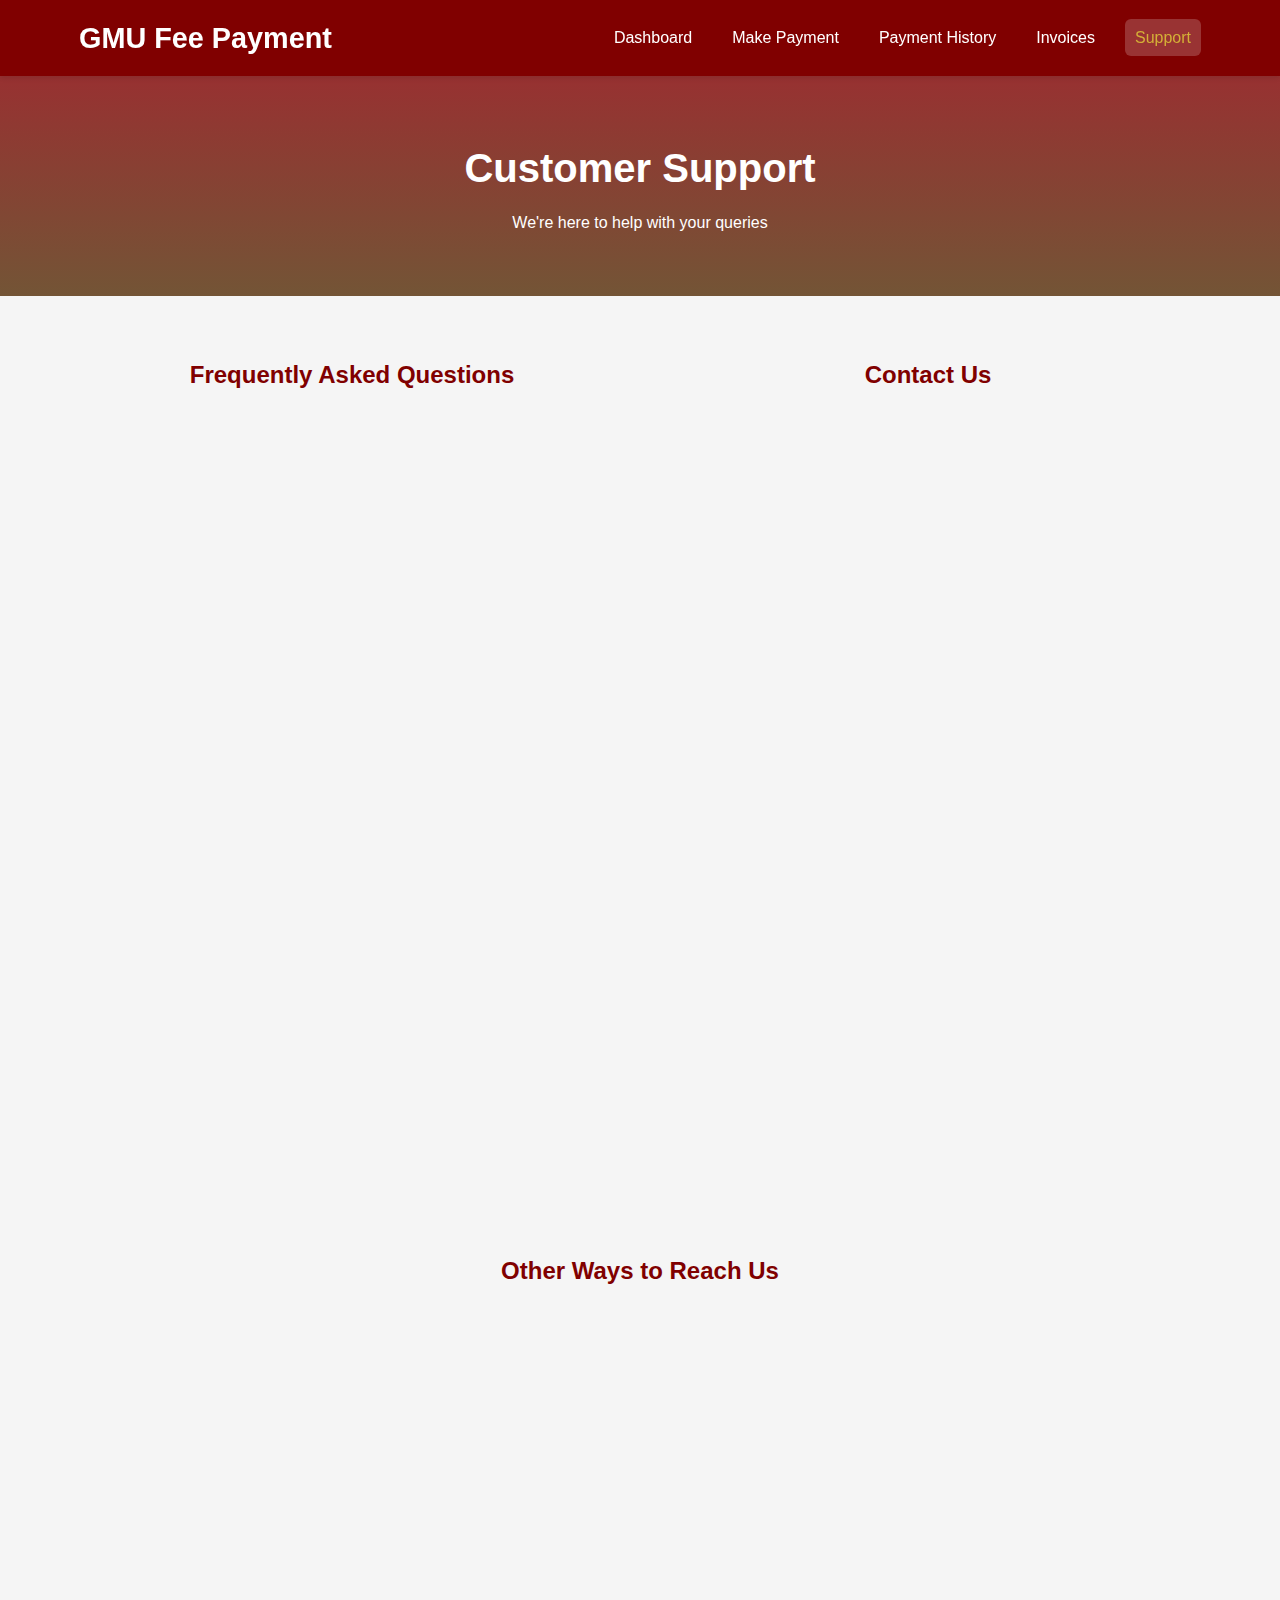
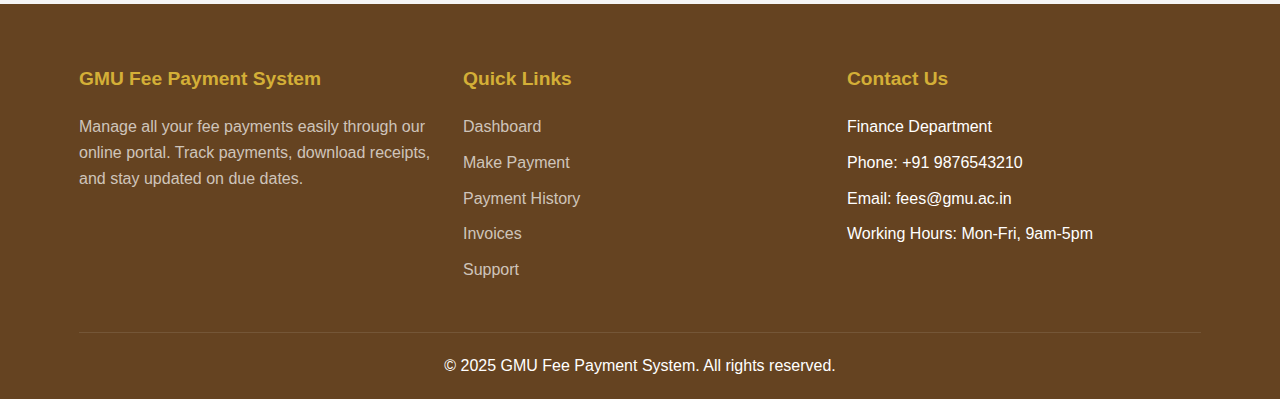
<file: support.html>
<!DOCTYPE html>
<html lang="en">
<head>
    <meta charset="UTF-8">
    <meta name="viewport" content="width=device-width, initial-scale=1.0">
    <title>Support - GMU Fee Payment System</title>
    <link rel="stylesheet" href="styles.css">
</head>
<body>
    <!-- Header Section -->
    <header>
        <div class="container">
            <div class="logo">
                <h1>GMU Fee Payment</h1>
            </div>
            <nav>
                <ul>
                    <li><a href="index.html">Dashboard</a></li>
                    <li><a href="payment.html">Make Payment</a></li>
                    <li><a href="history.html">Payment History</a></li>
                    <li><a href="invoices.html">Invoices</a></li>
                    <li><a href="support.html" class="active">Support</a></li>
                </ul>
            </nav>
        </div>
    </header>

    <!-- Main Content -->
    <main>
        <section class="page-header">
            <div class="container">
                <h1>Customer Support</h1>
                <p>We're here to help with your queries</p>
            </div>
        </section>

        <!-- Support Section -->
        <section class="support">
            <div class="container">
                <div class="support-layout">
                    <!-- FAQ Section -->
                    <div class="faq-section">
                        <h2>Frequently Asked Questions</h2>
                        
                        <div class="faq-container">
                            <div class="faq-item">
                                <div class="faq-question">How do I make a payment online?</div>
                                <div class="faq-answer">
                                    <p>To make a payment online, follow these simple steps:</p>
                                    <ol>
                                        <li>Login to your student account</li>
                                        <li>Navigate to the "Make Payment" page</li>
                                        <li>Select the fees you want to pay</li>
                                        <li>Choose your preferred payment method</li>
                                        <li>Complete the transaction</li>
                                        <li>Download your receipt</li>
                                    </ol>
                                </div>
                            </div>
                            
                            <div class="faq-item">
                                <div class="faq-question">What payment methods are accepted?</div>
                                <div class="faq-answer">
                                    <p>We accept the following payment methods:</p>
                                    <ul>
                                        <li>Net Banking</li>
                                        <li>Credit/Debit Cards</li>
                                        <li>UPI</li>
                                        <li>Mobile Wallets</li>
                                        <li>Cash payment at finance office</li>
                                    </ul>
                                </div>
                            </div>
                            
                            <div class="faq-item">
                                <div class="faq-question">What should I do if my payment fails?</div>
                                <div class="faq-answer">
                                    <p>If your payment fails, please check the following:</p>
                                    <ul>
                                        <li>Ensure you have sufficient funds in your account</li>
                                        <li>Verify that your payment details are correct</li>
                                        <li>Check your internet connection</li>
                                    </ul>
                                    <p>If the problem persists, please wait for 24 hours to see if the payment is processed. If the amount is debited but not reflected in your account, contact our support team with your transaction details.</p>
                                </div>
                            </div>
                            
                            <div class="faq-item">
                                <div class="faq-question">How do I download my fee receipt?</div>
                                <div class="faq-answer">
                                    <p>You can download your fee receipt in two ways:</p>
                                    <ol>
                                        <li>Immediately after a successful payment, click the "Download Receipt" button on the payment confirmation page.</li>
                                        <li>Visit the "Payment History" page, locate the transaction, and click the "Receipt" button next to it.</li>
                                    </ol>
                                </div>
                            </div>
                            
                            <div class="faq-item">
                                <div class="faq-question">What are the late payment charges?</div>
                                <div class="faq-answer">
                                    <p>Late payment charges are calculated as follows:</p>
                                    <ul>
                                        <li>1-15 days late: 5% of the outstanding amount</li>
                                        <li>16-30 days late: 10% of the outstanding amount</li>
                                        <li>More than 30 days late: 15% of the outstanding amount</li>
                                    </ul>
                                    <p>We recommend making payments before the due date to avoid these charges.</p>
                                </div>
                            </div>
                            
                            <div class="faq-item">
                                <div class="faq-question">Can I get a refund for excess payment?</div>
                                <div class="faq-answer">
                                    <p>Yes, refunds are possible for excess payments. Please follow these steps:</p>
                                    <ol>
                                        <li>Submit a refund request through the contact form</li>
                                        <li>Provide your transaction details and reason for refund</li>
                                        <li>Our finance team will verify the excess payment</li>
                                        <li>If approved, the refund will be processed within 7-10 working days</li>
                                    </ol>
                                </div>
                            </div>
                        </div>
                    </div>
                    
                    <!-- Contact Form -->
                    <div class="contact-section">
                        <h2>Contact Us</h2>
                        <form id="contactForm" class="contact-form">
                            <div class="form-group">
                                <label for="name">Full Name</label>
                                <input type="text" id="name" class="form-control" placeholder="Enter your name" required>
                            </div>
                            
                            <div class="form-group">
                                <label for="studentId">Student ID</label>
                                <input type="text" id="studentId" class="form-control" placeholder="Enter your student ID" required>
                            </div>
                            
                            <div class="form-group">
                                <label for="email">Email Address</label>
                                <input type="email" id="email" class="form-control" placeholder="Enter your email" required>
                            </div>
                            
                            <div class="form-group">
                                <label for="queryType">Query Type</label>
                                <select id="queryType" class="form-control" required>
                                    <option value="">-- Select Query Type --</option>
                                    <option value="payment">Payment Issues</option>
                                    <option value="refund">Refund Request</option>
                                    <option value="technical">Technical Support</option>
                                    <option value="fee">Fee Structure</option>
                                    <option value="other">Other</option>
                                </select>
                            </div>
                            
                            <div class="form-group">
                                <label for="message">Your Message</label>
                                <textarea id="message" class="form-control" rows="5" placeholder="Describe your issue in detail" required></textarea>
                            </div>
                            
                            <div class="form-group attachment">
                                <label for="attachment">Attachment (Optional)</label>
                                <input type="file" id="attachment" class="form-control">
                                <small>Max file size: 5MB (PDF, JPG, PNG)</small>
                            </div>
                            
                            <div class="form-group">
                                <button type="submit" class="btn btn-primary btn-block">Submit Query</button>
                            </div>
                        </form>
                    </div>
                </div>
                
                <!-- Contact Information -->
                <div class="contact-info">
                    <h2>Other Ways to Reach Us</h2>
                    <div class="contact-cards">
                        <div class="contact-card">
                            <div class="contact-icon phone"></div>
                            <h3>Phone Support</h3>
                            <p>+91 9876543210</p>
                            <p class="details">Monday to Friday, 9:00 AM to 5:00 PM</p>
                        </div>
                        
                        <div class="contact-card">
                            <div class="contact-icon email"></div>
                            <h3>Email Support</h3>
                            <p>fees@gmu.ac.in</p>
                            <p class="details">We respond within 24 hours</p>
                        </div>
                        
                        <div class="contact-card">
                            <div class="contact-icon location"></div>
                            <h3>Visit Us</h3>
                            <p>Finance Department, Admin Block</p>
                            <p class="details">Monday to Friday, 10:00 AM to 4:00 PM</p>
                        </div>
                    </div>
                </div>
            </div>
        </section>
    </main>

    <!-- Footer Section -->
    <footer>
        <div class="container">
            <div class="footer-content">
                <div class="footer-section">
                    <h3>GMU Fee Payment System</h3>
                    <p>Manage all your fee payments easily through our online portal. Track payments, download receipts, and stay updated on due dates.</p>
                </div>
                
                <div class="footer-section">
                    <h3>Quick Links</h3>
                    <ul>
                        <li><a href="index.html">Dashboard</a></li>
                        <li><a href="payment.html">Make Payment</a></li>
                        <li><a href="history.html">Payment History</a></li>
                        <li><a href="invoices.html">Invoices</a></li>
                        <li><a href="support.html">Support</a></li>
                    </ul>
                </div>
                
                <div class="footer-section">
                    <h3>Contact Us</h3>
                    <ul>
                        <li>Finance Department</li>
                        <li>Phone: +91 9876543210</li>
                        <li>Email: fees@gmu.ac.in</li>
                        <li>Working Hours: Mon-Fri, 9am-5pm</li>
                    </ul>
                </div>
            </div>
            <div class="footer-bottom">
                <p>&copy; 2025 GMU Fee Payment System. All rights reserved.</p>
            </div>
        </div>
    </footer>

    <script src="support.js"></script>
</body>
</html>
</file>
<file: styles.css>
/* Reset and Global Styles */
* {
    margin: 0;
    padding: 0;
    box-sizing: border-box;
    font-family: 'Arial', sans-serif;
}

:root {
    --maroon: #800000;
    --gold: #d4af37;
    --brown: #654321;
    --light-gray: #f5f5f5;
    --white: #ffffff;
    --text-dark: #333333;
    --text-light: #777777;
    --success: #28a745;
    --warning: #ffc107;
    --danger: #dc3545;
    --border-radius: 6px;
    --box-shadow: 0 4px 6px rgba(0, 0, 0, 0.1);
    --transition: all 0.3s ease;
}

body {
    background-color: var(--light-gray);
    color: var(--text-dark);
    line-height: 1.6;
}

.container {
    width: 90%;
    max-width: 1200px;
    margin: 0 auto;
    padding: 0 15px;
}

a {
    text-decoration: none;
    color: var(--maroon);
    transition: var(--transition);
}

a:hover {
    color: var(--gold);
}

ul {
    list-style: none;
}

/* Buttons */
.btn {
    display: inline-block;
    padding: 12px 25px;
    border: none;
    border-radius: var(--border-radius);
    cursor: pointer;
    font-weight: bold;
    text-align: center;
    transition: var(--transition);
}

.btn-primary {
    background-color: var(--maroon);
    color: var(--white);
}

.btn-primary:hover {
    background-color: #990000;
    color: var(--white);
}

.btn-secondary {
    background-color: var(--gold);
    color: var(--brown);
}

.btn-secondary:hover {
    background-color: #e5c158;
}

.btn-sm {
    padding: 6px 12px;
    font-size: 0.9rem;
    border-radius: 4px;
}

.download-receipt {
    background-color: var(--maroon);
    color: white;
    border: none;
    cursor: pointer;
    transition: var(--transition);
}

.download-receipt:hover {
    background-color: #990000;
}

.pay-now {
    background-color: var(--gold);
    color: var(--brown);
    border: none;
    cursor: pointer;
    transition: var(--transition);
}

.pay-now:hover {
    background-color: #e5c158;
}

/* Header */
header {
    background-color: var(--maroon);
    color: var(--white);
    padding: 15px 0;
    position: sticky;
    top: 0;
    z-index: 1000;
    box-shadow: 0 2px 5px rgba(0, 0, 0, 0.1);
}

header .container {
    display: flex;
    justify-content: space-between;
    align-items: center;
}

.logo h1 {
    font-size: 1.8rem;
    font-weight: bold;
    color: var(--white);
}

nav ul {
    display: flex;
}

nav ul li {
    margin-left: 20px;
}

nav ul li a {
    color: var(--white);
    font-weight: 500;
    padding: 10px;
    border-radius: var(--border-radius);
}

nav ul li a:hover, nav ul li a.active {
    background-color: rgba(255, 255, 255, 0.2);
    color: var(--gold);
}

/* Hero Section */
.hero {
    background: linear-gradient(rgba(128, 0, 0, 0.8), rgba(101, 67, 33, 0.9)), url('https://source.unsplash.com/random/1600x900/?university') center/cover no-repeat;
    color: var(--white);
    padding: 100px 0;
    text-align: center;
    animation: fadeIn 1s ease-in;
}

.hero h1 {
    font-size: 2.5rem;
    margin-bottom: 15px;
}

.hero p {
    font-size: 1.2rem;
    margin-bottom: 30px;
    opacity: 0.9;
}

/* Summary Section */
.summary {
    padding: 60px 0;
}

.summary h2 {
    text-align: center;
    margin-bottom: 30px;
    color: var(--maroon);
}

.cards-container {
    display: flex;
    flex-wrap: wrap;
    justify-content: space-between;
    gap: 20px;
}

.card {
    background-color: var(--white);
    border-radius: var(--border-radius);
    box-shadow: var(--box-shadow);
    padding: 25px;
    flex: 1;
    min-width: 300px;
    display: flex;
    gap: 15px;
    align-items: center;
    transition: var(--transition);
    animation: slideInFromBottom 0.5s ease-out forwards;
}

.card:hover {
    transform: translateY(-5px);
    box-shadow: 0 10px 15px rgba(0, 0, 0, 0.1);
}

.card-icon {
    width: 50px;
    height: 50px;
    border-radius: 50%;
    display: flex;
    align-items: center;
    justify-content: center;
    font-size: 1.5rem;
    color: white;
}

.card-icon.pending {
    background-color: var(--warning);
}

.card-icon.paid {
    background-color: var(--success);
}

.card-icon.upcoming {
    background-color: var(--text-light);
}

.card-content h3 {
    margin-bottom: 8px;
    font-size: 1.2rem;
}

.card-content .amount {
    font-size: 1.5rem;
    font-weight: bold;
    color: var(--maroon);
}

.card-content .details {
    color: var(--text-light);
    font-size: 0.9rem;
}

/* Recent Transactions */
.recent-transactions {
    padding: 60px 0;
    background-color: var(--white);
}

.recent-transactions h2 {
    text-align: center;
    margin-bottom: 30px;
    color: var(--maroon);
}

.table-container {
    overflow-x: auto;
}

table {
    width: 100%;
    border-collapse: collapse;
    animation: fadeIn 1s ease-in;
}

table th, table td {
    padding: 12px 15px;
    text-align: left;
    border-bottom: 1px solid #ddd;
}

table th {
    background-color: var(--maroon);
    color: var(--white);
}

table tbody tr:hover {
    background-color: rgba(212, 175, 55, 0.1);
}

.status {
    display: inline-block;
    padding: 5px 10px;
    border-radius: 20px;
    font-size: 0.8rem;
    font-weight: bold;
}

.status.paid {
    background-color: rgba(40, 167, 69, 0.1);
    color: var(--success);
}

.status.pending {
    background-color: rgba(255, 193, 7, 0.1);
    color: var(--warning);
}

.status.overdue {
    background-color: rgba(220, 53, 69, 0.1);
    color: var(--danger);
}

/* Announcements */
.announcements {
    padding: 60px 0;
}

.announcements h2 {
    text-align: center;
    margin-bottom: 30px;
    color: var(--maroon);
}

.announcement-list {
    display: flex;
    flex-direction: column;
    gap: 20px;
}

.announcement {
    background-color: var(--white);
    border-radius: var(--border-radius);
    box-shadow: var(--box-shadow);
    padding: 20px;
    display: flex;
    gap: 20px;
    align-items: flex-start;
    transition: var(--transition);
    animation: slideInFromLeft 0.5s ease-out forwards;
}

.announcement:hover {
    transform: translateX(5px);
    border-left: 4px solid var(--maroon);
}

.announcement .date {
    background-color: var(--maroon);
    color: var(--white);
    padding: 10px;
    border-radius: var(--border-radius);
    text-align: center;
    font-weight: bold;
    min-width: 60px;
}

.announcement .content h3 {
    margin-bottom: 8px;
}

.announcement .content p {
    color: var(--text-light);
}

/* Footer */
footer {
    background-color: var(--brown);
    color: var(--white);
    padding: 60px 0 20px;
}

.footer-content {
    display: flex;
    flex-wrap: wrap;
    justify-content: space-between;
    gap: 30px;
    margin-bottom: 40px;
}

.footer-section {
    flex: 1;
    min-width: 250px;
}

.footer-section h3 {
    font-size: 1.2rem;
    margin-bottom: 20px;
    color: var(--gold);
}

.footer-section p {
    color: rgba(255, 255, 255, 0.7);
    margin-bottom: 15px;
}

.footer-section ul li {
    margin-bottom: 10px;
}

.footer-section ul li a {
    color: rgba(255, 255, 255, 0.7);
}

.footer-section ul li a:hover {
    color: var(--gold);
}

.footer-bottom {
    text-align: center;
    padding-top: 20px;
    border-top: 1px solid rgba(255, 255, 255, 0.1);
}

/* Animations */
@keyframes fadeIn {
    from { opacity: 0; }
    to { opacity: 1; }
}

@keyframes slideInFromBottom {
    from { 
        opacity: 0;
        transform: translateY(50px);
    }
    to { 
        opacity: 1;
        transform: translateY(0);
    }
}

@keyframes slideInFromLeft {
    from { 
        opacity: 0;
        transform: translateX(-50px);
    }
    to { 
        opacity: 1;
        transform: translateX(0);
    }
}

/* Responsive Design */
@media (max-width: 991px) {
    .cards-container {
        flex-direction: column;
    }
    
    .card {
        width: 100%;
    }
}

@media (max-width: 768px) {
    header .container {
        flex-direction: column;
    }
    
    nav ul {
        margin-top: 15px;
        justify-content: center;
        flex-wrap: wrap;
    }
    
    nav ul li {
        margin: 5px;
    }
    
    .hero h1 {
        font-size: 2rem;
    }
    
    .announcement {
        flex-direction: column;
    }
    
    .announcement .date {
        align-self: flex-start;
    }
}

@media (max-width: 576px) {
    .footer-section {
        flex: 100%;
    }
}
</file>
